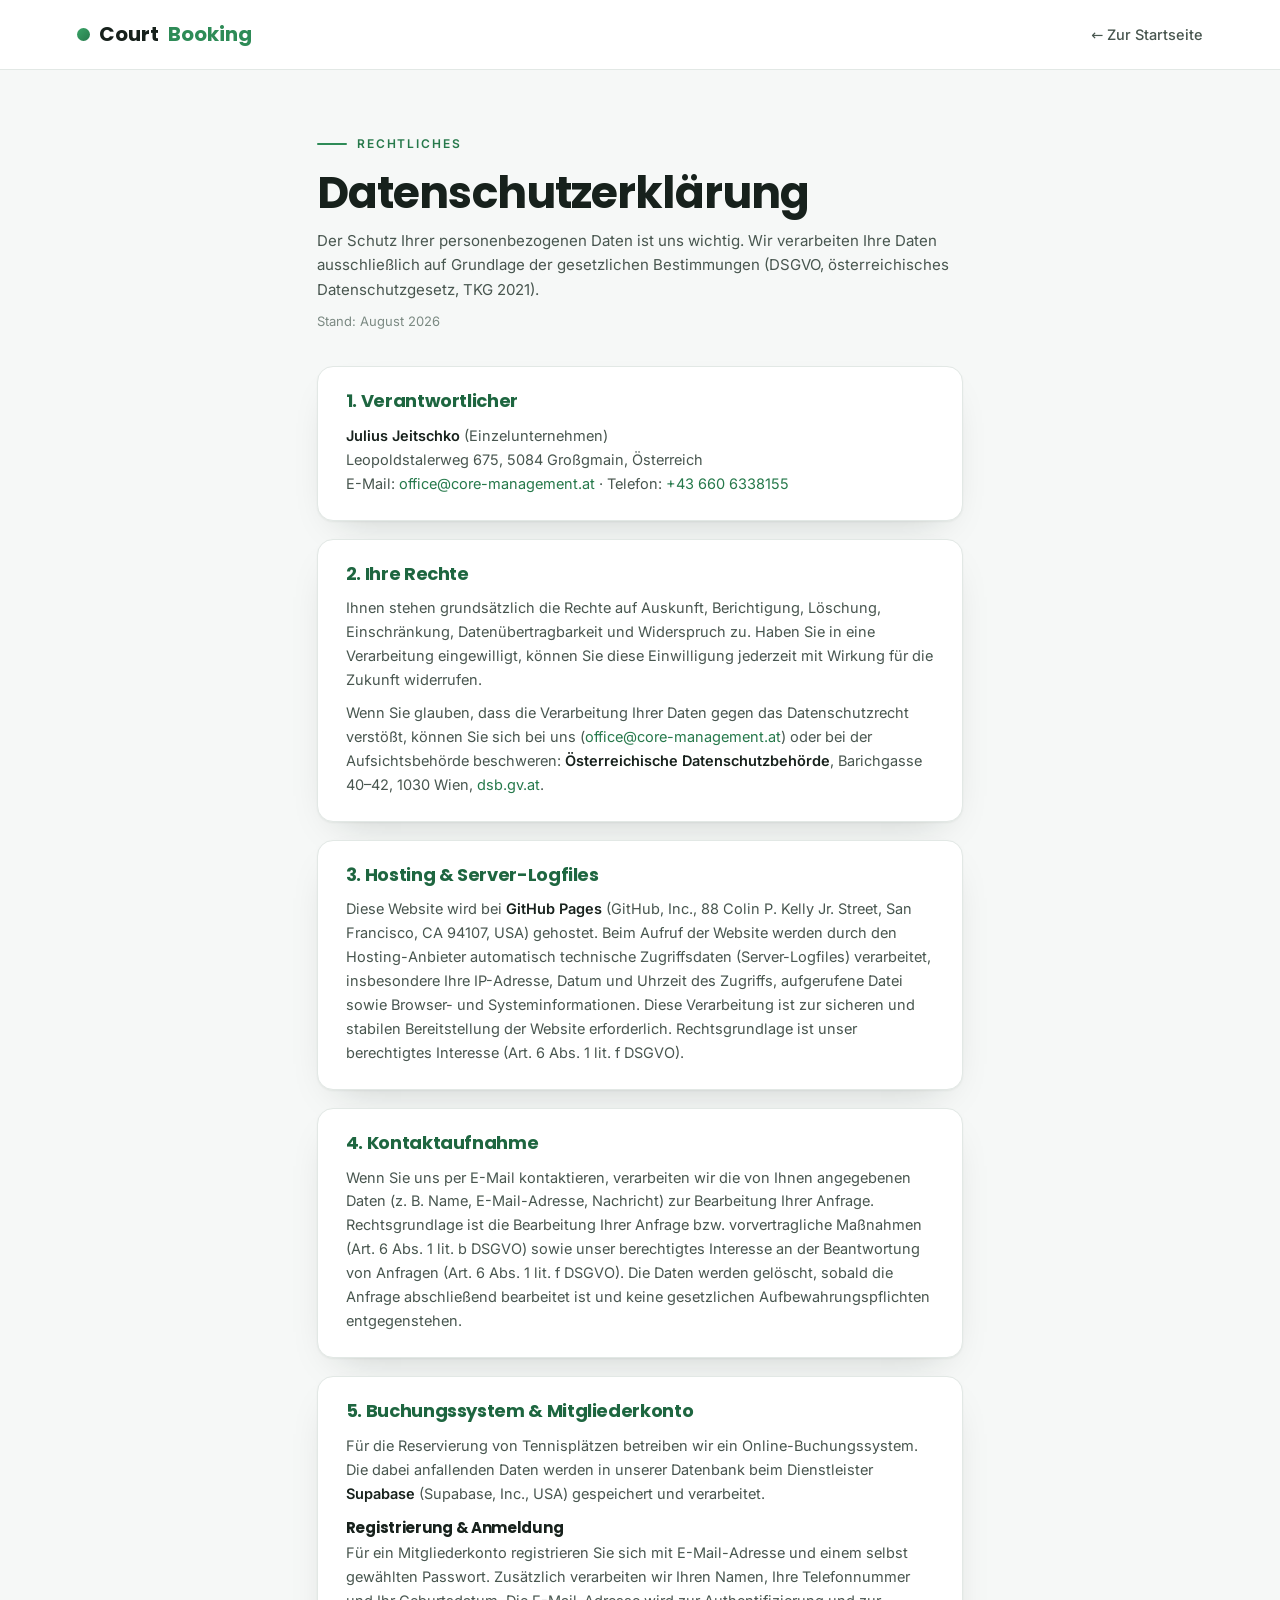
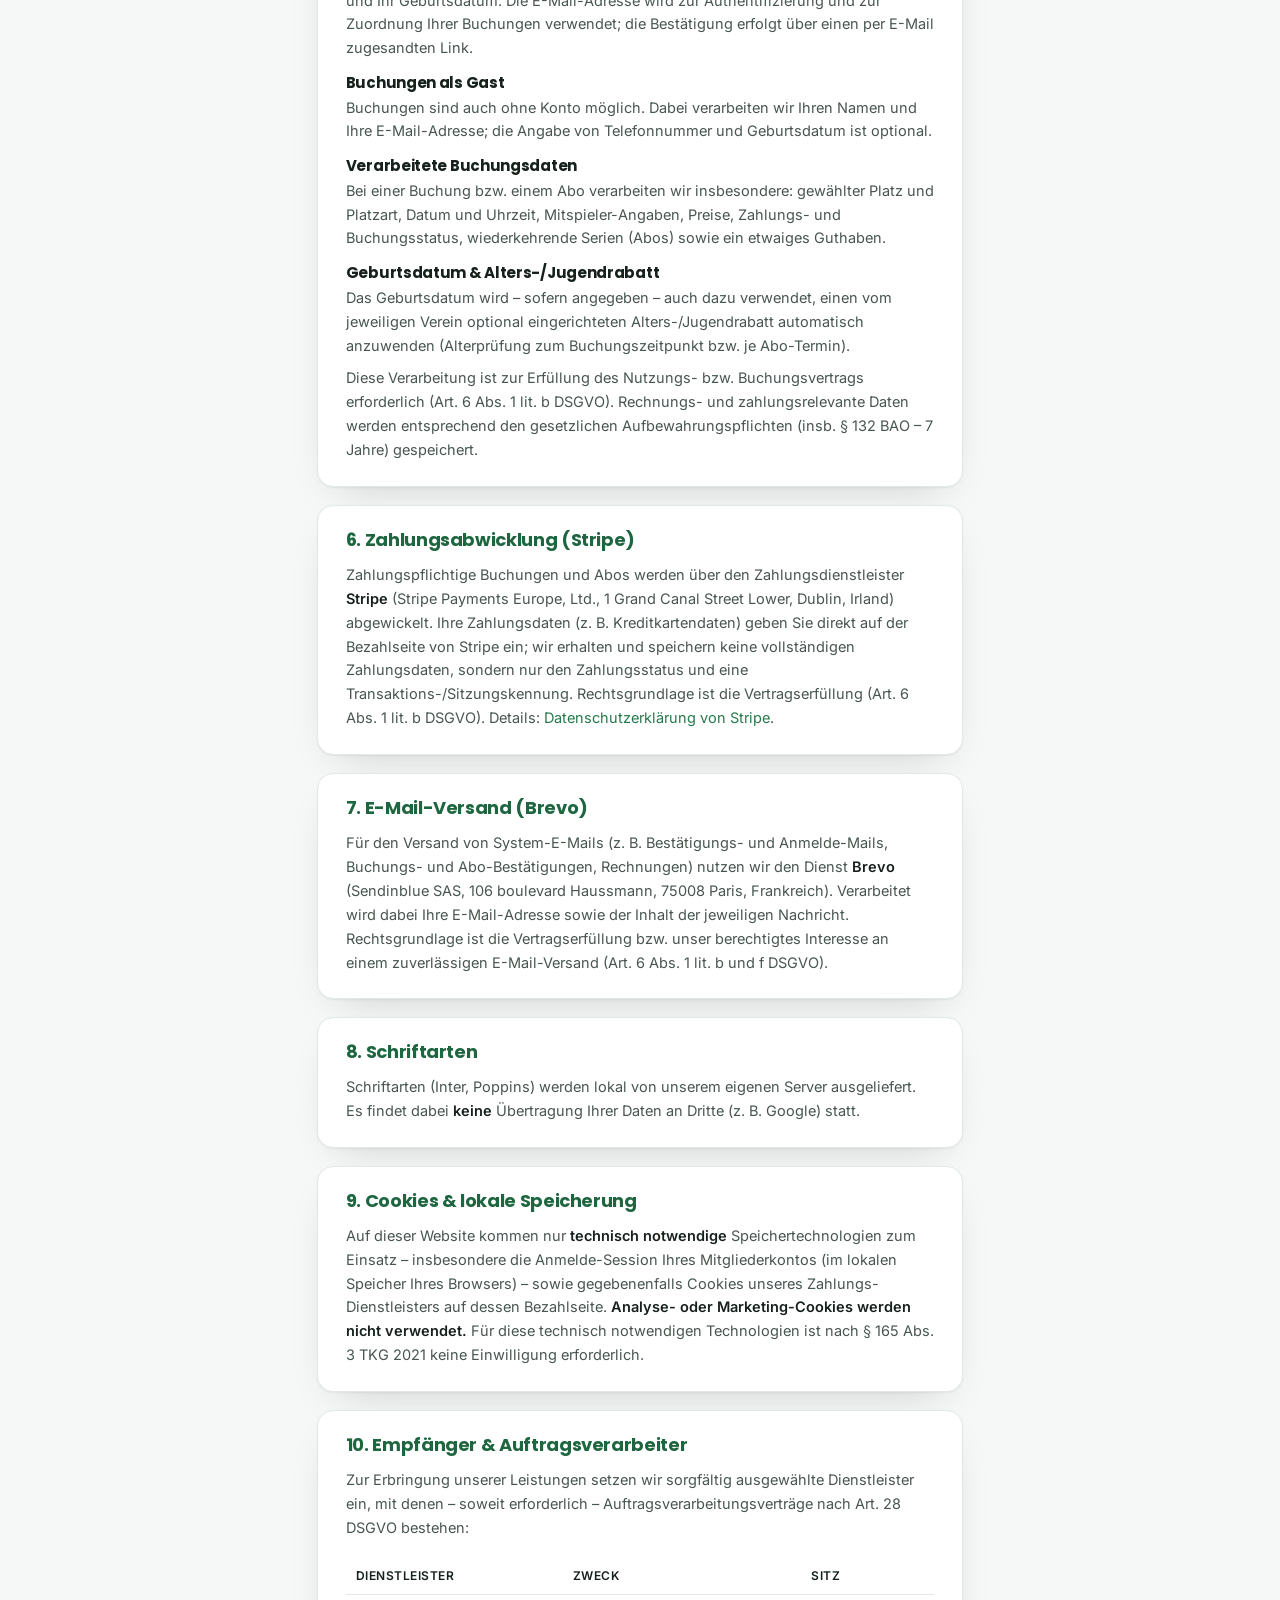
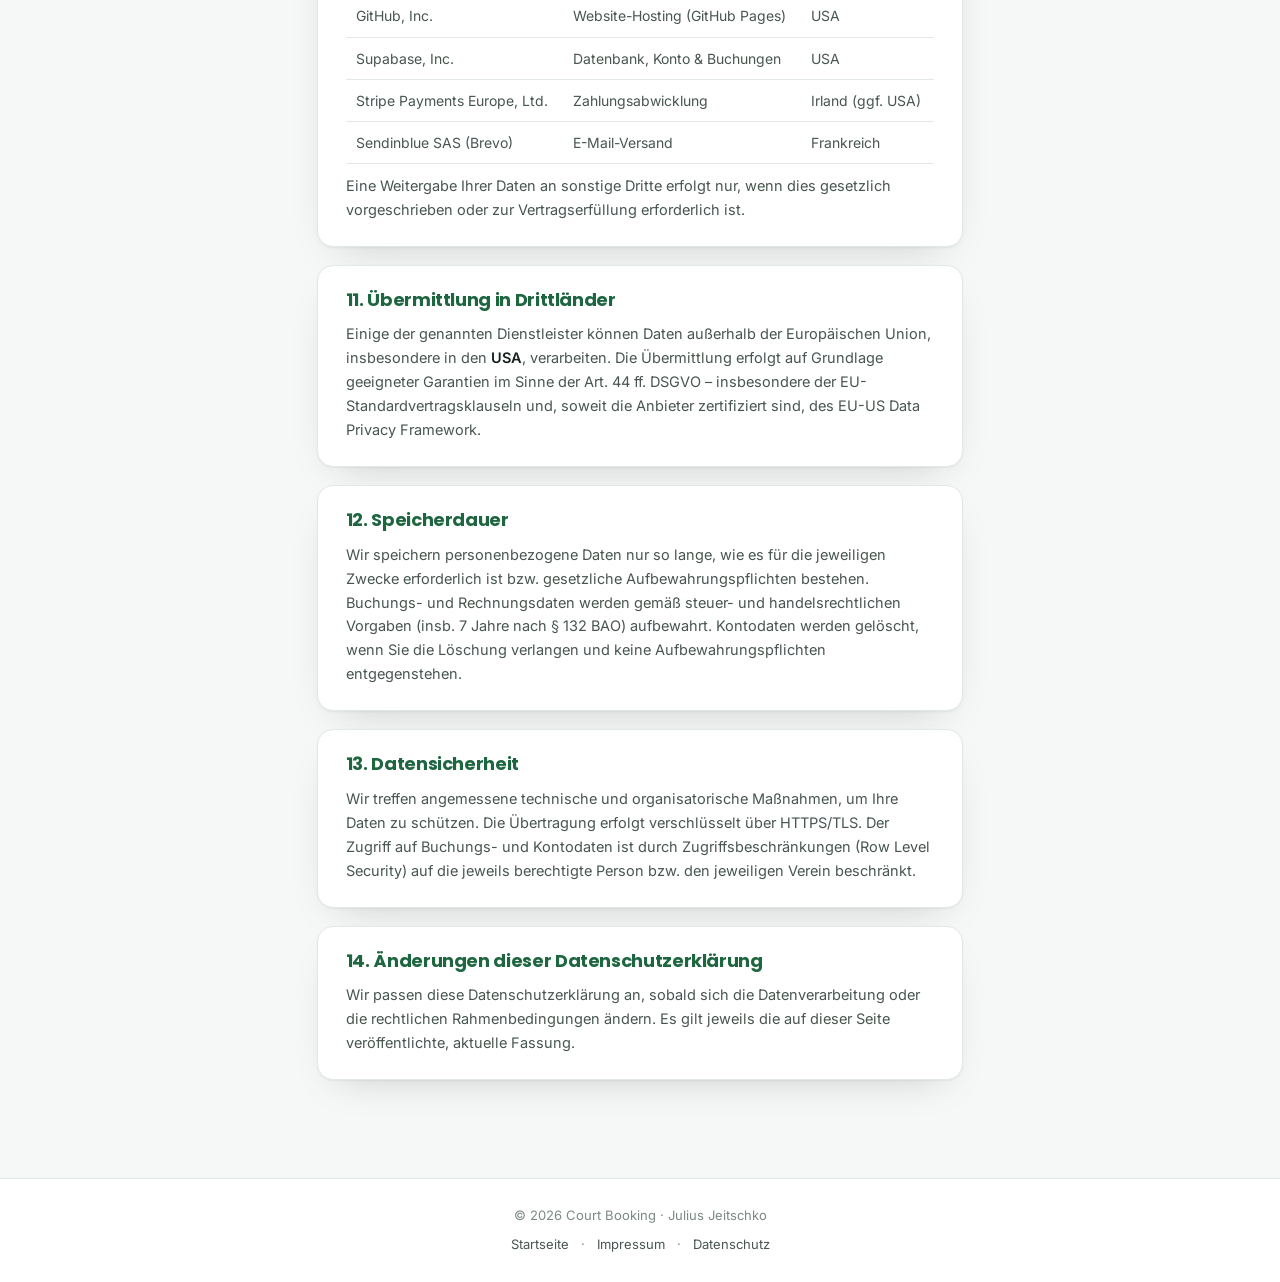
<file: datenschutz.html>
<!doctype html>
<html lang="de">
<head>
<meta charset="utf-8">
<meta name="viewport" content="width=device-width, initial-scale=1">
<title>Datenschutzerklärung – Court Booking</title>
<meta name="description" content="Datenschutzerklärung für das Tennisplatz-Buchungssystem Court Booking.">
<meta name="robots" content="index,follow">
<link rel="stylesheet" href="assets/fonts.css">
<style>
:root{
  --brand:#2E8B57; --brand-600:#26794b; --brand-700:#1e6640; --brand-50:#eaf6ef;
  --bg:#f6f8f7; --surface:#ffffff; --line:#e2e8e5; --line-strong:#cdd6d1;
  --ink:#17211c; --ink-soft:#48564f; --muted:#7c8a83;
  --radius:16px; --shadow:0 1px 2px rgba(16,32,24,.05),0 16px 40px -22px rgba(16,32,24,.25);
  --font:'Inter',system-ui,-apple-system,Segoe UI,Roboto,sans-serif;
  --display:'Poppins','Inter',sans-serif;
}
*{margin:0;padding:0;box-sizing:border-box}
body{background:var(--bg);color:var(--ink);font-family:var(--font);line-height:1.65;-webkit-font-smoothing:antialiased}
a{color:var(--brand-600);text-decoration:none}
a:hover{text-decoration:underline}
h1,h2,h3{font-family:var(--display);font-weight:700;line-height:1.15;letter-spacing:-.02em}
.nav{display:flex;align-items:center;gap:20px;padding:18px 6vw;border-bottom:1px solid var(--line);background:var(--surface)}
.nav .logo{font-family:var(--display);font-weight:700;font-size:20px;display:flex;align-items:center;gap:9px;color:var(--ink)}
.nav .logo .mark{width:13px;height:13px;border-radius:50%;background:linear-gradient(135deg,#3aa568,#26794b)}
.nav .back{margin-left:auto;font-size:14.5px;font-weight:500;color:var(--ink-soft)}
.wrap{max-width:800px;margin:0 auto;padding:56px 6vw 80px}
.eyebrow{display:inline-flex;align-items:center;gap:10px;color:var(--brand-600);font-size:12px;font-weight:600;letter-spacing:.16em;text-transform:uppercase;margin-bottom:14px}
.eyebrow::before{content:"";width:30px;height:2px;border-radius:2px;background:var(--brand)}
h1{font-size:clamp(30px,5vw,44px);margin-bottom:10px}
.lead{color:var(--ink-soft);font-size:15px;margin-bottom:8px}
.stand{color:var(--muted);font-size:13px;margin-bottom:34px}
.card{background:var(--surface);border:1px solid var(--line);border-radius:var(--radius);padding:24px 28px;box-shadow:var(--shadow);margin-bottom:18px}
h2{font-size:18px;color:var(--brand-700);margin-bottom:12px}
h3{font-size:15px;color:var(--ink);margin:14px 0 4px}
.card p{color:var(--ink-soft);font-size:14.5px;margin-bottom:9px}
.card p:last-child{margin-bottom:0}
.card strong{color:var(--ink)}
ul{margin:6px 0 10px 20px;color:var(--ink-soft);font-size:14.5px}
li{margin-bottom:5px}
table{width:100%;border-collapse:collapse;margin-top:8px;font-size:14px}
th,td{text-align:left;padding:9px 10px;border-bottom:1px solid var(--line);color:var(--ink-soft)}
th{color:var(--ink);font-weight:600;font-size:12px;letter-spacing:.04em;text-transform:uppercase}
.tbl-wrap{overflow-x:auto}
footer{border-top:1px solid var(--line);background:var(--surface);padding:26px 6vw;color:var(--muted);font-size:13px;text-align:center}
footer a{color:var(--ink-soft);margin:0 8px}
</style>
</head>
<body>
<nav class="nav">
  <a class="logo" href="home.html"><span class="mark"></span> Court<span style="color:var(--brand)">Booking</span></a>
  <a class="back" href="home.html">← Zur Startseite</a>
</nav>

<div class="wrap">
  <span class="eyebrow">Rechtliches</span>
  <h1>Datenschutzerklärung</h1>
  <p class="lead">Der Schutz Ihrer personenbezogenen Daten ist uns wichtig. Wir verarbeiten Ihre Daten ausschließlich auf Grundlage der gesetzlichen Bestimmungen (DSGVO, österreichisches Datenschutzgesetz, TKG 2021).</p>
  <p class="stand">Stand: August 2026</p>

  <div class="card">
    <h2>1. Verantwortlicher</h2>
    <p><strong>Julius Jeitschko</strong> (Einzelunternehmen)<br>
      Leopoldstalerweg 675, 5084 Großgmain, Österreich<br>
      E-Mail: <a href="mailto:office@core-management.at">office@core-management.at</a> · Telefon: <a href="tel:+436606338155">+43 660 6338155</a></p>
  </div>

  <div class="card">
    <h2>2. Ihre Rechte</h2>
    <p>Ihnen stehen grundsätzlich die Rechte auf Auskunft, Berichtigung, Löschung, Einschränkung, Datenübertragbarkeit und Widerspruch zu. Haben Sie in eine Verarbeitung eingewilligt, können Sie diese Einwilligung jederzeit mit Wirkung für die Zukunft widerrufen.</p>
    <p>Wenn Sie glauben, dass die Verarbeitung Ihrer Daten gegen das Datenschutzrecht verstößt, können Sie sich bei uns (<a href="mailto:office@core-management.at">office@core-management.at</a>) oder bei der Aufsichtsbehörde beschweren: <strong>Österreichische Datenschutzbehörde</strong>, Barichgasse 40–42, 1030 Wien, <a href="https://www.dsb.gv.at" target="_blank" rel="noopener">dsb.gv.at</a>.</p>
  </div>

  <div class="card">
    <h2>3. Hosting &amp; Server-Logfiles</h2>
    <p>Diese Website wird bei <strong>GitHub Pages</strong> (GitHub, Inc., 88 Colin P. Kelly Jr. Street, San Francisco, CA 94107, USA) gehostet. Beim Aufruf der Website werden durch den Hosting-Anbieter automatisch technische Zugriffsdaten (Server-Logfiles) verarbeitet, insbesondere Ihre IP-Adresse, Datum und Uhrzeit des Zugriffs, aufgerufene Datei sowie Browser- und Systeminformationen. Diese Verarbeitung ist zur sicheren und stabilen Bereitstellung der Website erforderlich. Rechtsgrundlage ist unser berechtigtes Interesse (Art. 6 Abs. 1 lit. f DSGVO).</p>
  </div>

  <div class="card">
    <h2>4. Kontaktaufnahme</h2>
    <p>Wenn Sie uns per E-Mail kontaktieren, verarbeiten wir die von Ihnen angegebenen Daten (z. B. Name, E-Mail-Adresse, Nachricht) zur Bearbeitung Ihrer Anfrage. Rechtsgrundlage ist die Bearbeitung Ihrer Anfrage bzw. vorvertragliche Maßnahmen (Art. 6 Abs. 1 lit. b DSGVO) sowie unser berechtigtes Interesse an der Beantwortung von Anfragen (Art. 6 Abs. 1 lit. f DSGVO). Die Daten werden gelöscht, sobald die Anfrage abschließend bearbeitet ist und keine gesetzlichen Aufbewahrungspflichten entgegenstehen.</p>
  </div>

  <div class="card">
    <h2>5. Buchungssystem &amp; Mitgliederkonto</h2>
    <p>Für die Reservierung von Tennisplätzen betreiben wir ein Online-Buchungssystem. Die dabei anfallenden Daten werden in unserer Datenbank beim Dienstleister <strong>Supabase</strong> (Supabase, Inc., USA) gespeichert und verarbeitet.</p>

    <h3>Registrierung &amp; Anmeldung</h3>
    <p>Für ein Mitgliederkonto registrieren Sie sich mit E-Mail-Adresse und einem selbst gewählten Passwort. Zusätzlich verarbeiten wir Ihren Namen, Ihre Telefonnummer und Ihr Geburtsdatum. Die E-Mail-Adresse wird zur Authentifizierung und zur Zuordnung Ihrer Buchungen verwendet; die Bestätigung erfolgt über einen per E-Mail zugesandten Link.</p>

    <h3>Buchungen als Gast</h3>
    <p>Buchungen sind auch ohne Konto möglich. Dabei verarbeiten wir Ihren Namen und Ihre E-Mail-Adresse; die Angabe von Telefonnummer und Geburtsdatum ist optional.</p>

    <h3>Verarbeitete Buchungsdaten</h3>
    <p>Bei einer Buchung bzw. einem Abo verarbeiten wir insbesondere: gewählter Platz und Platzart, Datum und Uhrzeit, Mitspieler-Angaben, Preise, Zahlungs- und Buchungsstatus, wiederkehrende Serien (Abos) sowie ein etwaiges Guthaben.</p>

    <h3>Geburtsdatum &amp; Alters-/Jugendrabatt</h3>
    <p>Das Geburtsdatum wird – sofern angegeben – auch dazu verwendet, einen vom jeweiligen Verein optional eingerichteten Alters-/Jugendrabatt automatisch anzuwenden (Alterprüfung zum Buchungszeitpunkt bzw. je Abo-Termin).</p>

    <p>Diese Verarbeitung ist zur Erfüllung des Nutzungs- bzw. Buchungsvertrags erforderlich (Art. 6 Abs. 1 lit. b DSGVO). Rechnungs- und zahlungsrelevante Daten werden entsprechend den gesetzlichen Aufbewahrungspflichten (insb. § 132 BAO – 7 Jahre) gespeichert.</p>
  </div>

  <div class="card">
    <h2>6. Zahlungsabwicklung (Stripe)</h2>
    <p>Zahlungspflichtige Buchungen und Abos werden über den Zahlungsdienstleister <strong>Stripe</strong> (Stripe Payments Europe, Ltd., 1 Grand Canal Street Lower, Dublin, Irland) abgewickelt. Ihre Zahlungsdaten (z. B. Kreditkartendaten) geben Sie direkt auf der Bezahlseite von Stripe ein; wir erhalten und speichern keine vollständigen Zahlungsdaten, sondern nur den Zahlungsstatus und eine Transaktions-/Sitzungskennung. Rechtsgrundlage ist die Vertragserfüllung (Art. 6 Abs. 1 lit. b DSGVO). Details: <a href="https://stripe.com/at/privacy" target="_blank" rel="noopener">Datenschutzerklärung von Stripe</a>.</p>
  </div>

  <div class="card">
    <h2>7. E-Mail-Versand (Brevo)</h2>
    <p>Für den Versand von System-E-Mails (z. B. Bestätigungs- und Anmelde-Mails, Buchungs- und Abo-Bestätigungen, Rechnungen) nutzen wir den Dienst <strong>Brevo</strong> (Sendinblue SAS, 106 boulevard Haussmann, 75008 Paris, Frankreich). Verarbeitet wird dabei Ihre E-Mail-Adresse sowie der Inhalt der jeweiligen Nachricht. Rechtsgrundlage ist die Vertragserfüllung bzw. unser berechtigtes Interesse an einem zuverlässigen E-Mail-Versand (Art. 6 Abs. 1 lit. b und f DSGVO).</p>
  </div>

  <div class="card">
    <h2>8. Schriftarten</h2>
    <p>Schriftarten (Inter, Poppins) werden lokal von unserem eigenen Server ausgeliefert. Es findet dabei <strong>keine</strong> Übertragung Ihrer Daten an Dritte (z. B. Google) statt.</p>
  </div>

  <div class="card">
    <h2>9. Cookies &amp; lokale Speicherung</h2>
    <p>Auf dieser Website kommen nur <strong>technisch notwendige</strong> Speichertechnologien zum Einsatz – insbesondere die Anmelde-Session Ihres Mitgliederkontos (im lokalen Speicher Ihres Browsers) – sowie gegebenenfalls Cookies unseres Zahlungs-Dienstleisters auf dessen Bezahlseite. <strong>Analyse- oder Marketing-Cookies werden nicht verwendet.</strong> Für diese technisch notwendigen Technologien ist nach § 165 Abs. 3 TKG 2021 keine Einwilligung erforderlich.</p>
  </div>

  <div class="card">
    <h2>10. Empfänger &amp; Auftragsverarbeiter</h2>
    <p>Zur Erbringung unserer Leistungen setzen wir sorgfältig ausgewählte Dienstleister ein, mit denen – soweit erforderlich – Auftragsverarbeitungsverträge nach Art. 28 DSGVO bestehen:</p>
    <div class="tbl-wrap">
      <table>
        <thead><tr><th>Dienstleister</th><th>Zweck</th><th>Sitz</th></tr></thead>
        <tbody>
          <tr><td>GitHub, Inc.</td><td>Website-Hosting (GitHub Pages)</td><td>USA</td></tr>
          <tr><td>Supabase, Inc.</td><td>Datenbank, Konto &amp; Buchungen</td><td>USA</td></tr>
          <tr><td>Stripe Payments Europe, Ltd.</td><td>Zahlungsabwicklung</td><td>Irland (ggf. USA)</td></tr>
          <tr><td>Sendinblue SAS (Brevo)</td><td>E-Mail-Versand</td><td>Frankreich</td></tr>
        </tbody>
      </table>
    </div>
    <p style="margin-top:10px">Eine Weitergabe Ihrer Daten an sonstige Dritte erfolgt nur, wenn dies gesetzlich vorgeschrieben oder zur Vertragserfüllung erforderlich ist.</p>
  </div>

  <div class="card">
    <h2>11. Übermittlung in Drittländer</h2>
    <p>Einige der genannten Dienstleister können Daten außerhalb der Europäischen Union, insbesondere in den <strong>USA</strong>, verarbeiten. Die Übermittlung erfolgt auf Grundlage geeigneter Garantien im Sinne der Art. 44 ff. DSGVO – insbesondere der EU-Standardvertragsklauseln und, soweit die Anbieter zertifiziert sind, des EU-US Data Privacy Framework.</p>
  </div>

  <div class="card">
    <h2>12. Speicherdauer</h2>
    <p>Wir speichern personenbezogene Daten nur so lange, wie es für die jeweiligen Zwecke erforderlich ist bzw. gesetzliche Aufbewahrungspflichten bestehen. Buchungs- und Rechnungsdaten werden gemäß steuer- und handelsrechtlichen Vorgaben (insb. 7 Jahre nach § 132 BAO) aufbewahrt. Kontodaten werden gelöscht, wenn Sie die Löschung verlangen und keine Aufbewahrungspflichten entgegenstehen.</p>
  </div>

  <div class="card">
    <h2>13. Datensicherheit</h2>
    <p>Wir treffen angemessene technische und organisatorische Maßnahmen, um Ihre Daten zu schützen. Die Übertragung erfolgt verschlüsselt über HTTPS/TLS. Der Zugriff auf Buchungs- und Kontodaten ist durch Zugriffsbeschränkungen (Row Level Security) auf die jeweils berechtigte Person bzw. den jeweiligen Verein beschränkt.</p>
  </div>

  <div class="card">
    <h2>14. Änderungen dieser Datenschutzerklärung</h2>
    <p>Wir passen diese Datenschutzerklärung an, sobald sich die Datenverarbeitung oder die rechtlichen Rahmenbedingungen ändern. Es gilt jeweils die auf dieser Seite veröffentlichte, aktuelle Fassung.</p>
  </div>
</div>

<footer>
  © <span id="yr"></span> Court Booking · Julius Jeitschko
  <div style="margin-top:8px">
    <a href="home.html">Startseite</a> · <a href="impressum.html">Impressum</a> · <a href="datenschutz.html">Datenschutz</a>
  </div>
</footer>
<script>document.getElementById('yr').textContent=new Date().getFullYear();</script>
</body>
</html>
</file>
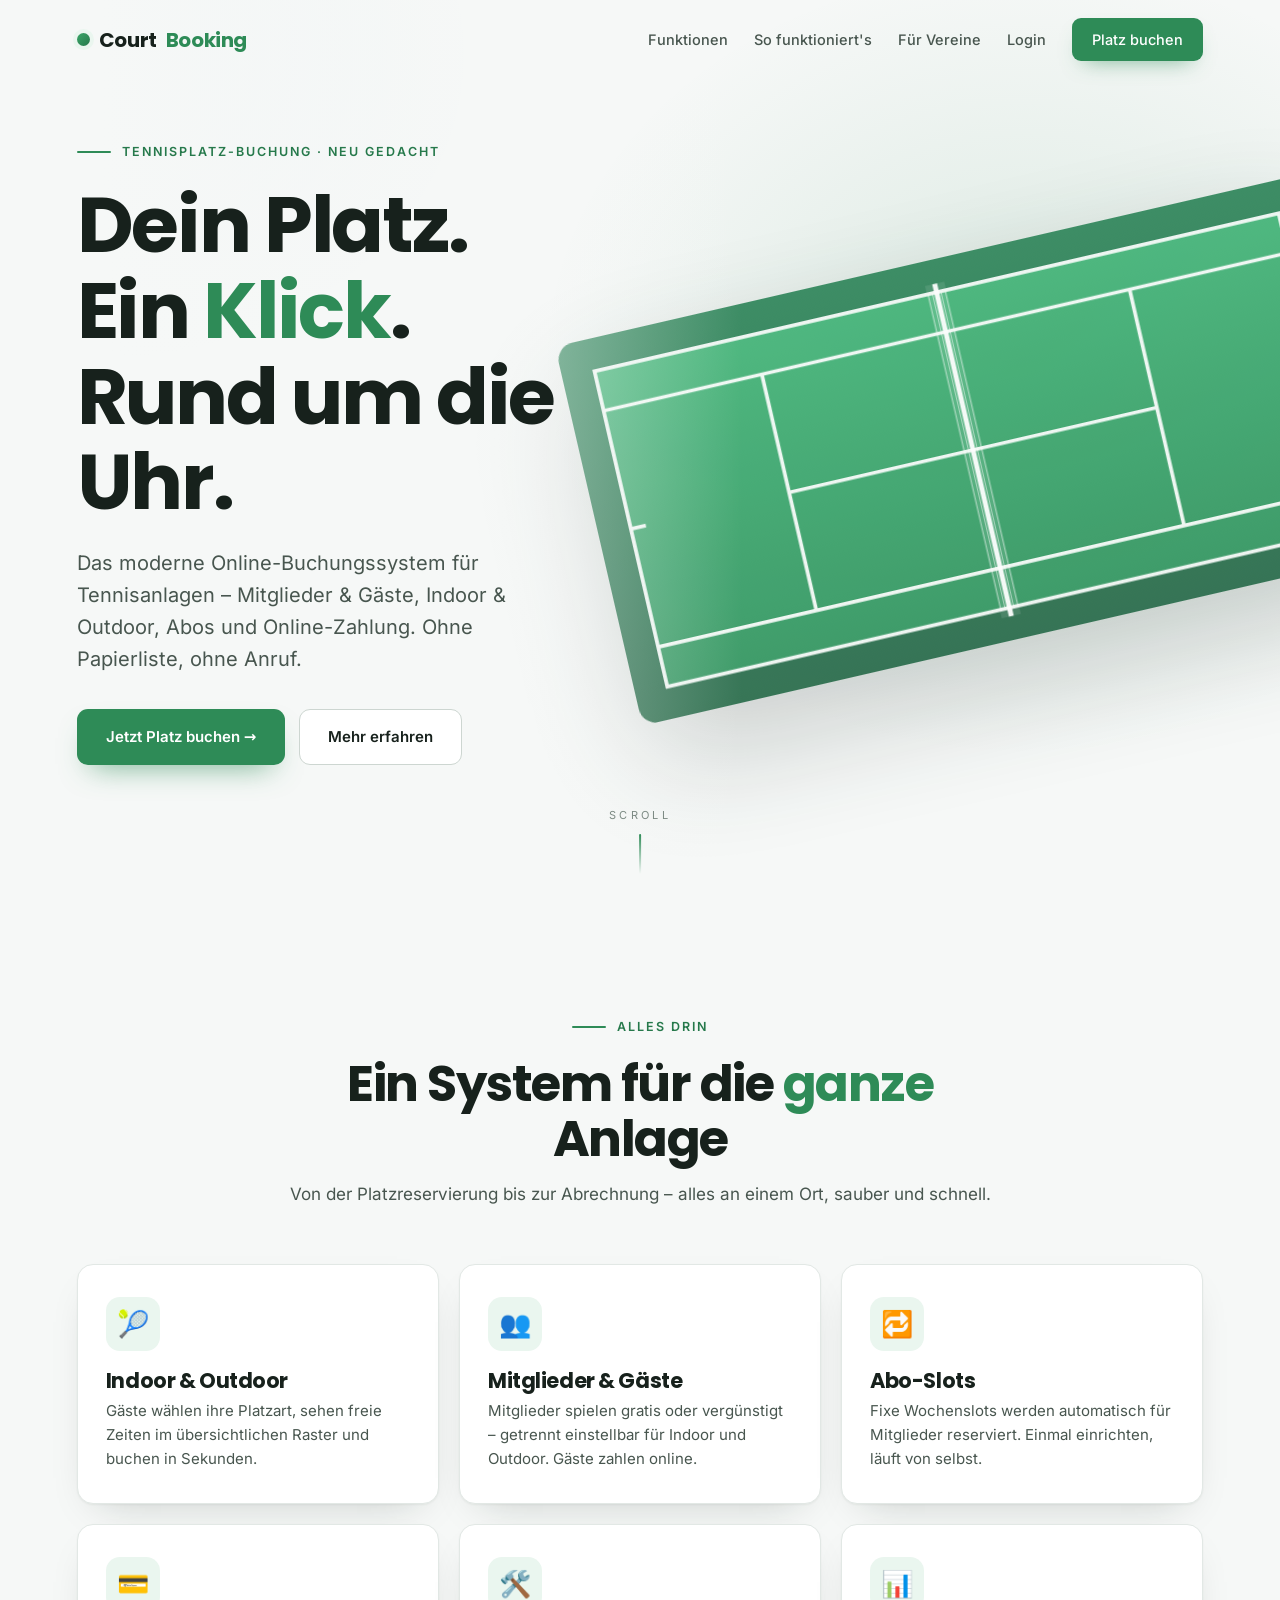
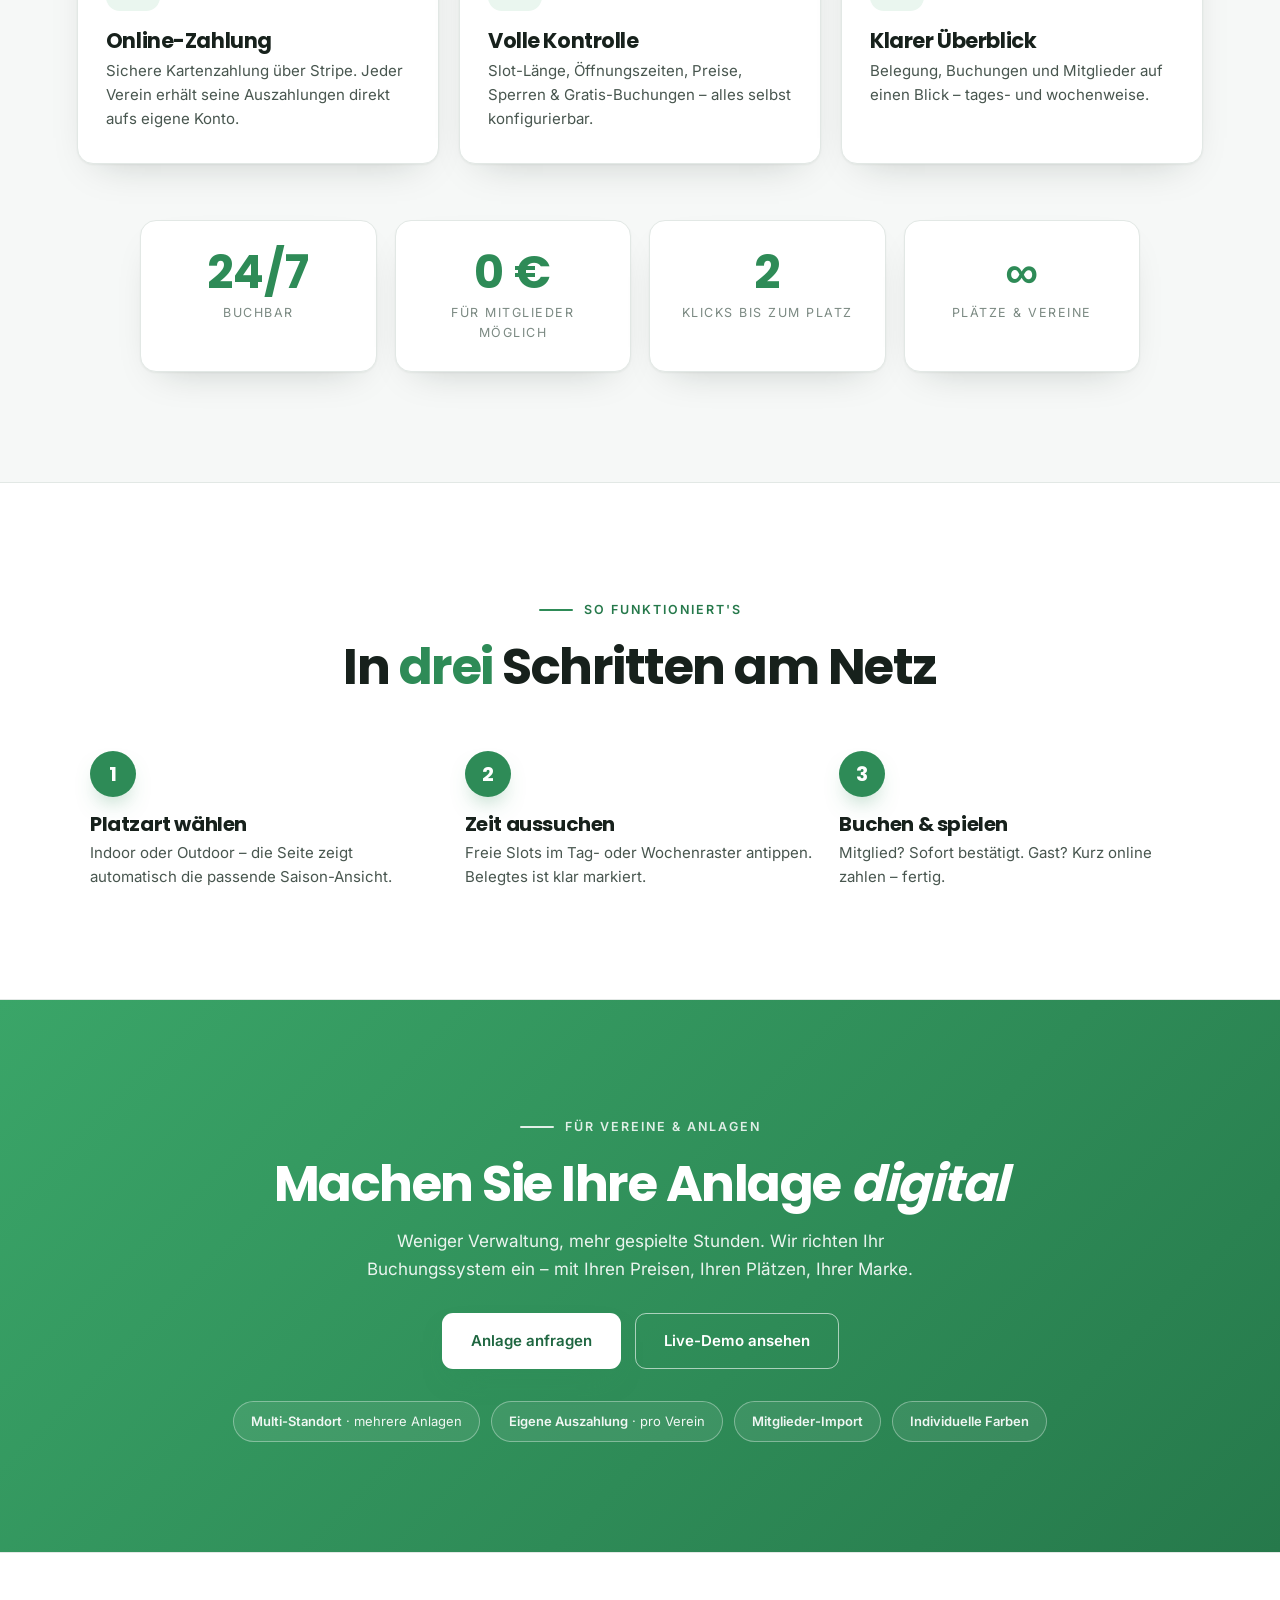
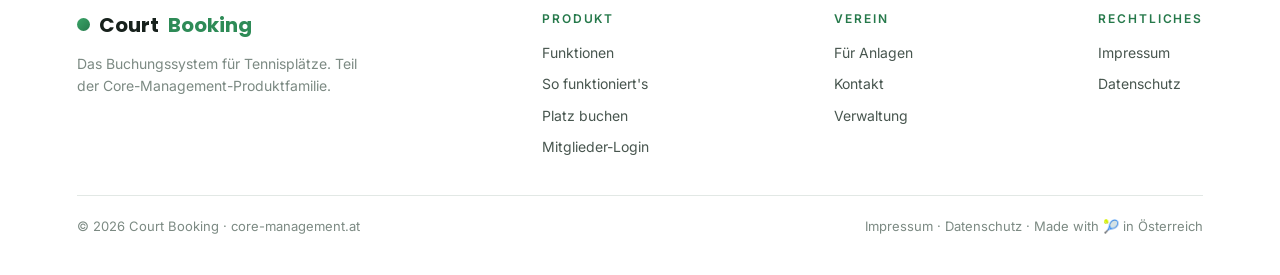
<file: home.html>
<!doctype html>
<html lang="de">
<head>
<meta charset="utf-8">
<meta name="viewport" content="width=device-width, initial-scale=1">
<title>Court Booking – Das Buchungssystem für deinen Tennisplatz</title>
<meta name="description" content="Modernes Online-Buchungssystem für Tennisplätze: Mitglieder & Gäste, Indoor/Outdoor, Abos, Online-Zahlung. Für Vereine und Anlagen.">
<link rel="stylesheet" href="assets/fonts.css">
<style>
:root{
  --brand:#2E8B57; --brand-600:#26794b; --brand-700:#1e6640; --brand-50:#eaf6ef;
  --bg:#f6f8f7; --surface:#ffffff; --surface-2:#eef2f0; --line:#e2e8e5; --line-strong:#cdd6d1;
  --ink:#17211c; --ink-soft:#48564f; --muted:#7c8a83;
  --indoor:#3b7dd8; --outdoor:#e08a2b;
  --radius:16px; --shadow:0 1px 2px rgba(16,32,24,.05),0 16px 40px -22px rgba(16,32,24,.25);
  --shadow-lg:0 30px 70px -30px rgba(16,32,24,.4);
  --grad:linear-gradient(135deg,#3aa568 0%,#2E8B57 60%,#26794b 100%);
  --font:'Inter',system-ui,-apple-system,Segoe UI,Roboto,sans-serif;
  --display:'Poppins','Inter',sans-serif;
}
*{margin:0;padding:0;box-sizing:border-box}
html{scroll-behavior:smooth}
body{background:var(--bg);color:var(--ink);font-family:var(--font);font-weight:400;line-height:1.6;overflow-x:hidden;-webkit-font-smoothing:antialiased}
a{color:inherit;text-decoration:none}
h1,h2,h3{font-family:var(--display);font-weight:700;line-height:1.1;letter-spacing:-.02em}
::selection{background:var(--brand-50);color:var(--brand-700)}
img,svg{max-width:100%}

.nav{position:fixed;inset:0 0 auto 0;z-index:50;display:flex;align-items:center;gap:26px;padding:18px 6vw;transition:.3s}
.nav.scrolled{background:rgba(246,248,247,.82);backdrop-filter:blur(14px) saturate(1.1);border-bottom:1px solid var(--line);padding:12px 6vw}
.nav .logo{font-family:var(--display);font-weight:700;font-size:20px;letter-spacing:-.02em;display:flex;align-items:center;gap:9px}
.nav .logo .mark{width:13px;height:13px;border-radius:50%;background:var(--grad);box-shadow:0 0 0 4px var(--brand-50)}
.nav .links{display:flex;gap:26px;margin-left:auto;align-items:center;font-size:14.5px}
.nav .links a{color:var(--ink-soft);transition:color .2s;font-weight:500}
.nav .links a:hover{color:var(--brand-600)}
.nav .links a.cta{color:#fff;background:var(--brand);padding:10px 20px;border-radius:9px;box-shadow:0 10px 22px -12px rgba(46,139,87,.7);transition:transform .2s,box-shadow .2s,background .2s}
.nav .links a.cta:hover{transform:translateY(-2px);background:var(--brand-600);box-shadow:0 16px 28px -12px rgba(46,139,87,.8)}
.nav .burger{display:none;margin-left:auto;background:var(--surface);border:1px solid var(--line-strong);color:var(--brand-600);padding:8px 13px;border-radius:9px;cursor:pointer;font-size:18px}

/* HERO */
.hero{position:relative;min-height:100vh;display:flex;align-items:center;padding:0 6vw;overflow:hidden}
.hero::before{content:"";position:absolute;z-index:0;inset:0;
  background:radial-gradient(780px 640px at 80% 40%,rgba(46,139,87,.13),transparent 62%),
             radial-gradient(620px 520px at 8% 6%,rgba(59,125,216,.07),transparent 60%),var(--bg)}
/* flacher Tennisplatz als Hintergrund-Illustration */
.hero-art{position:absolute;z-index:1;right:-6vw;top:50%;width:min(60vw,780px);pointer-events:none;
  transform:translateY(-50%) rotate(-13deg);transform-origin:center;
  filter:drop-shadow(0 44px 60px rgba(16,32,24,.20));opacity:.92;animation:floaty 10s ease-in-out infinite}
.hero-art svg{width:100%;height:auto;display:block;border-radius:14px}
@keyframes floaty{0%,100%{transform:translateY(-50%) rotate(-13deg)}50%{transform:translateY(-53.5%) rotate(-13deg)}}
/* Textseite sauber halten */
.hero::after{content:"";position:absolute;z-index:2;inset:0;pointer-events:none;
  background:linear-gradient(90deg,var(--bg) 8%,rgba(246,248,247,.6) 34%,transparent 58%)}
.hero-inner{position:relative;z-index:3;max-width:640px}
.eyebrow{display:inline-flex;align-items:center;gap:11px;color:var(--brand-600);font-size:12.5px;font-weight:600;letter-spacing:.16em;text-transform:uppercase;margin-bottom:20px}
.eyebrow::before{content:"";width:34px;height:2px;border-radius:2px;background:var(--brand)}
.hero h1{font-size:clamp(40px,6.2vw,78px);letter-spacing:-.03em}
.hero h1 em{font-style:normal;color:var(--brand)}
.hero p.lead{color:var(--ink-soft);font-size:clamp(16px,1.7vw,20px);margin:22px 0 34px;max-width:500px}
.btn-row{display:flex;gap:14px;flex-wrap:wrap;align-items:center}
.btn{display:inline-flex;align-items:center;gap:9px;font-size:15px;font-weight:600;padding:15px 28px;border-radius:11px;cursor:pointer;transition:transform .2s,box-shadow .25s,background .25s,border-color .2s;border:1px solid transparent}
.btn-primary{background:var(--brand);color:#fff;box-shadow:0 14px 30px -14px rgba(46,139,87,.7)}
.btn-primary:hover{transform:translateY(-3px);background:var(--brand-600);box-shadow:0 22px 40px -14px rgba(46,139,87,.8)}
.btn-ghost{background:var(--surface);border-color:var(--line-strong);color:var(--ink)}
.btn-ghost:hover{border-color:var(--brand);color:var(--brand-600);transform:translateY(-3px)}
.scroll-cue{position:absolute;bottom:26px;left:50%;transform:translateX(-50%);z-index:3;color:var(--muted);font-size:11px;letter-spacing:.3em;text-transform:uppercase;display:flex;flex-direction:column;align-items:center;gap:9px}
.scroll-cue .line{width:2px;height:40px;border-radius:2px;background:linear-gradient(var(--brand),transparent);animation:cue 2s ease-in-out infinite}
@keyframes cue{0%,100%{opacity:.3;transform:scaleY(.6)}50%{opacity:1;transform:scaleY(1)}}

section{position:relative;padding:110px 6vw}
.sec-head{text-align:center;max-width:720px;margin:0 auto 56px}
.sec-head .eyebrow{justify-content:center}
.sec-head h2{font-size:clamp(30px,4.2vw,50px);letter-spacing:-.03em}
.sec-head h2 em{font-style:normal;color:var(--brand)}
.sec-head p{color:var(--ink-soft);margin-top:14px;font-size:17px}
.reveal{opacity:0;transform:translateY(24px);transition:opacity .7s ease,transform .7s ease}
.reveal.in{opacity:1;transform:none}

.grid{display:grid;grid-template-columns:repeat(auto-fit,minmax(280px,1fr));gap:20px;max-width:1140px;margin:0 auto}
.card{position:relative;background:var(--surface);border:1px solid var(--line);border-radius:var(--radius);padding:32px 28px;box-shadow:var(--shadow);transition:transform .35s,border-color .35s,box-shadow .35s}
.card:hover{transform:translateY(-6px);border-color:var(--brand);box-shadow:var(--shadow-lg)}
.card .ico{width:54px;height:54px;border-radius:14px;display:flex;align-items:center;justify-content:center;font-size:26px;margin-bottom:18px;background:var(--brand-50)}
.card h3{font-size:21px;margin-bottom:7px}
.card p{color:var(--ink-soft);font-size:15px}

.stats{display:flex;gap:18px;flex-wrap:wrap;justify-content:center;max-width:1000px;margin:56px auto 0}
.stat{flex:1 1 180px;text-align:center;background:var(--surface);border:1px solid var(--line);border-radius:var(--radius);padding:28px 20px;box-shadow:var(--shadow)}
.stat .n{font-family:var(--display);font-weight:700;font-size:46px;color:var(--brand);line-height:1}
.stat .l{color:var(--muted);font-size:12.5px;letter-spacing:.12em;text-transform:uppercase;margin-top:8px}

.steps{display:grid;grid-template-columns:repeat(auto-fit,minmax(230px,1fr));gap:24px;max-width:1100px;margin:0 auto}
.step .num{font-family:var(--display);font-weight:700;font-size:20px;width:46px;height:46px;border-radius:50%;display:flex;align-items:center;justify-content:center;background:var(--brand);color:#fff;margin-bottom:16px;box-shadow:0 12px 24px -12px rgba(46,139,87,.7)}
.step h3{font-size:20px;margin-bottom:6px}
.step p{color:var(--ink-soft);font-size:15px}

.band{background:var(--grad);color:#fff;text-align:center}
.band .eyebrow{color:rgba(255,255,255,.85)}
.band .eyebrow::before{background:rgba(255,255,255,.85)}
.band h2{font-size:clamp(30px,4.2vw,50px);max-width:760px;margin:0 auto 16px;letter-spacing:-.03em}
.band p{color:rgba(255,255,255,.9);max-width:560px;margin:0 auto 30px;font-size:17px}
.band .btn-primary{background:#fff;color:var(--brand-700)}
.band .btn-ghost{background:transparent;border-color:rgba(255,255,255,.6);color:#fff}
.band .btn-ghost:hover{border-color:#fff;color:#fff;background:rgba(255,255,255,.1)}
.pill-row{display:flex;gap:11px;flex-wrap:wrap;justify-content:center;margin-top:32px}
.pill{border:1px solid rgba(255,255,255,.35);border-radius:40px;padding:9px 17px;font-size:13px;color:rgba(255,255,255,.92);background:rgba(255,255,255,.08)}
.pill b{font-weight:600}

footer{padding:56px 6vw 38px;border-top:1px solid var(--line);background:var(--surface)}
.foot-grid{display:flex;flex-wrap:wrap;gap:30px;justify-content:space-between;max-width:1140px;margin:0 auto 28px}
.foot-brand .logo{font-family:var(--display);font-weight:700;font-size:20px;display:flex;align-items:center;gap:9px}
.foot-brand .logo .mark{width:13px;height:13px;border-radius:50%;background:var(--grad)}
.foot-brand p{color:var(--muted);font-size:14px;margin-top:12px;max-width:280px}
.foot-col h4{font-size:12px;letter-spacing:.16em;text-transform:uppercase;color:var(--brand-600);margin-bottom:14px}
.foot-col a{display:block;color:var(--ink-soft);font-size:14px;margin-bottom:9px;transition:color .2s}
.foot-col a:hover{color:var(--brand-600)}
.foot-bottom{max-width:1140px;margin:0 auto;border-top:1px solid var(--line);padding-top:20px;color:var(--muted);font-size:13px;display:flex;gap:14px;flex-wrap:wrap;justify-content:space-between}

.mobile{display:none;position:fixed;inset:0;z-index:49;background:rgba(246,248,247,.97);backdrop-filter:blur(8px);flex-direction:column;align-items:center;justify-content:center;gap:8px}
.mobile.open{display:flex}
.mobile a{font-family:var(--display);font-weight:600;font-size:22px;color:var(--ink);padding:12px}
.mobile a.cta{color:#fff;background:var(--brand);padding:12px 26px;border-radius:11px;margin-top:10px}
@media(max-width:860px){
  .nav .links{display:none}.nav .burger{display:block}
  section{padding:80px 7vw}
  .hero{align-items:center}
  .hero::after{background:linear-gradient(180deg,var(--bg) 20%,rgba(246,248,247,.55) 55%,transparent)}
  .hero-art{right:-30vw;width:150vw;opacity:.16;top:56%}
}
@media(prefers-reduced-motion:reduce){*{animation:none!important}.reveal{opacity:1;transform:none;transition:none}.hero-art{transform:translateY(-50%) rotate(-13deg)}}
</style>
</head>
<body>

<nav class="nav" id="nav">
  <a class="logo" href="home.html"><span class="mark"></span> Court<span style="color:var(--brand)">Booking</span></a>
  <div class="links">
    <a href="#features">Funktionen</a>
    <a href="#how">So funktioniert's</a>
    <a href="#clubs">Für Vereine</a>
    <a href="login.html">Login</a>
    <a class="cta" href="index.html">Platz buchen</a>
  </div>
  <button class="burger" id="burger" aria-label="Menü">☰</button>
</nav>
<div class="mobile" id="mobile">
  <a href="#features">Funktionen</a>
  <a href="#how">So funktioniert's</a>
  <a href="#clubs">Für Vereine</a>
  <a href="login.html">Login</a>
  <a class="cta" href="index.html">Platz buchen</a>
</div>

<header class="hero">
  <!-- Hintergrund: flacher Tennisplatz -->
  <div class="hero-art" aria-hidden="true">
    <svg viewBox="0 0 700 355" xmlns="http://www.w3.org/2000/svg">
      <defs>
        <linearGradient id="apron" x1="0" y1="0" x2="0" y2="1">
          <stop offset="0" stop-color="#2f855a"/><stop offset="1" stop-color="#276a49"/>
        </linearGradient>
        <linearGradient id="court" x1="0" y1="0" x2="0" y2="1">
          <stop offset="0" stop-color="#42b377"/><stop offset="1" stop-color="#31955f"/>
        </linearGradient>
      </defs>
      <rect x="0" y="0" width="700" height="355" rx="16" fill="url(#apron)"/>
      <rect x="30" y="30" width="640" height="295" fill="url(#court)"/>
      <g fill="none" stroke="#ffffff" stroke-width="3.4" opacity="0.92">
        <!-- Doppel-Außenlinien -->
        <rect x="30" y="30" width="640" height="295"/>
        <!-- Einzel-Seitenlinien -->
        <line x1="30" y1="67" x2="670" y2="67"/>
        <line x1="30" y1="288" x2="670" y2="288"/>
        <!-- Aufschlaglinien -->
        <line x1="178" y1="67" x2="178" y2="288"/>
        <line x1="522" y1="67" x2="522" y2="288"/>
        <!-- Mittel-Aufschlaglinie -->
        <line x1="178" y1="177.5" x2="522" y2="177.5"/>
        <!-- Mittelmarken -->
        <line x1="30" y1="177.5" x2="44" y2="177.5"/>
        <line x1="656" y1="177.5" x2="670" y2="177.5"/>
      </g>
      <!-- Netz -->
      <line x1="350" y1="22" x2="350" y2="333" stroke="#ffffff" stroke-width="4.5" opacity="0.95"/>
      <g stroke="#ffffff" stroke-width="1" opacity="0.5">
        <line x1="342" y1="30" x2="342" y2="325"/><line x1="358" y1="30" x2="358" y2="325"/>
        <line x1="346" y1="30" x2="346" y2="325"/><line x1="354" y1="30" x2="354" y2="325"/>
      </g>
      <rect x="341" y="22" width="18" height="311" fill="#ffffff" opacity="0.10"/>
    </svg>
  </div>

  <div class="hero-inner reveal in">
    <span class="eyebrow">Tennisplatz-Buchung · neu gedacht</span>
    <h1>Dein Platz.<br>Ein <em>Klick</em>.<br>Rund um die Uhr.</h1>
    <p class="lead">Das moderne Online-Buchungssystem für Tennisanlagen – Mitglieder & Gäste, Indoor & Outdoor, Abos und Online-Zahlung. Ohne Papierliste, ohne Anruf.</p>
    <div class="btn-row">
      <a class="btn btn-primary" href="index.html">Jetzt Platz buchen →</a>
      <a class="btn btn-ghost" href="#features">Mehr erfahren</a>
    </div>
  </div>
  <div class="scroll-cue"><span>Scroll</span><span class="line"></span></div>
</header>

<section id="features">
  <div class="sec-head reveal">
    <span class="eyebrow">Alles drin</span>
    <h2>Ein System für die <em>ganze</em> Anlage</h2>
    <p>Von der Platzreservierung bis zur Abrechnung – alles an einem Ort, sauber und schnell.</p>
  </div>
  <div class="grid">
    <div class="card reveal"><div class="ico">🎾</div><h3>Indoor & Outdoor</h3><p>Gäste wählen ihre Platzart, sehen freie Zeiten im übersichtlichen Raster und buchen in Sekunden.</p></div>
    <div class="card reveal"><div class="ico">👥</div><h3>Mitglieder & Gäste</h3><p>Mitglieder spielen gratis oder vergünstigt – getrennt einstellbar für Indoor und Outdoor. Gäste zahlen online.</p></div>
    <div class="card reveal"><div class="ico">🔁</div><h3>Abo-Slots</h3><p>Fixe Wochenslots werden automatisch für Mitglieder reserviert. Einmal einrichten, läuft von selbst.</p></div>
    <div class="card reveal"><div class="ico">💳</div><h3>Online-Zahlung</h3><p>Sichere Kartenzahlung über Stripe. Jeder Verein erhält seine Auszahlungen direkt aufs eigene Konto.</p></div>
    <div class="card reveal"><div class="ico">🛠️</div><h3>Volle Kontrolle</h3><p>Slot-Länge, Öffnungszeiten, Preise, Sperren & Gratis-Buchungen – alles selbst konfigurierbar.</p></div>
    <div class="card reveal"><div class="ico">📊</div><h3>Klarer Überblick</h3><p>Belegung, Buchungen und Mitglieder auf einen Blick – tages- und wochenweise.</p></div>
  </div>
  <div class="stats">
    <div class="stat reveal"><div class="n">24/7</div><div class="l">buchbar</div></div>
    <div class="stat reveal"><div class="n">0 €</div><div class="l">für Mitglieder möglich</div></div>
    <div class="stat reveal"><div class="n">2</div><div class="l">Klicks bis zum Platz</div></div>
    <div class="stat reveal"><div class="n">∞</div><div class="l">Plätze & Vereine</div></div>
  </div>
</section>

<section id="how" style="background:var(--surface);border-top:1px solid var(--line);border-bottom:1px solid var(--line)">
  <div class="sec-head reveal">
    <span class="eyebrow">So funktioniert's</span>
    <h2>In <em>drei</em> Schritten am Netz</h2>
  </div>
  <div class="steps">
    <div class="step reveal"><div class="num">1</div><h3>Platzart wählen</h3><p>Indoor oder Outdoor – die Seite zeigt automatisch die passende Saison-Ansicht.</p></div>
    <div class="step reveal"><div class="num">2</div><h3>Zeit aussuchen</h3><p>Freie Slots im Tag- oder Wochenraster antippen. Belegtes ist klar markiert.</p></div>
    <div class="step reveal"><div class="num">3</div><h3>Buchen & spielen</h3><p>Mitglied? Sofort bestätigt. Gast? Kurz online zahlen – fertig.</p></div>
  </div>
</section>

<section id="clubs" class="band">
  <div class="reveal">
    <span class="eyebrow" style="justify-content:center">Für Vereine & Anlagen</span>
    <h2>Machen Sie Ihre Anlage <em>digital</em></h2>
    <p>Weniger Verwaltung, mehr gespielte Stunden. Wir richten Ihr Buchungssystem ein – mit Ihren Preisen, Ihren Plätzen, Ihrer Marke.</p>
    <div class="btn-row" style="justify-content:center">
      <a class="btn btn-primary" href="mailto:office@core-management.at?subject=Tennis-Buchungssystem">Anlage anfragen</a>
      <a class="btn btn-ghost" href="index.html?club=tc-jeitschko">Live-Demo ansehen</a>
    </div>
    <div class="pill-row">
      <span class="pill"><b>Multi-Standort</b> · mehrere Anlagen</span>
      <span class="pill"><b>Eigene Auszahlung</b> · pro Verein</span>
      <span class="pill"><b>Mitglieder-Import</b></span>
      <span class="pill"><b>Individuelle Farben</b></span>
    </div>
  </div>
</section>

<footer>
  <div class="foot-grid">
    <div class="foot-brand">
      <div class="logo"><span class="mark"></span> Court<span style="color:var(--brand)">Booking</span></div>
      <p>Das Buchungssystem für Tennisplätze. Teil der Core-Management-Produktfamilie.</p>
    </div>
    <div class="foot-col">
      <h4>Produkt</h4>
      <a href="#features">Funktionen</a><a href="#how">So funktioniert's</a><a href="index.html">Platz buchen</a><a href="login.html">Mitglieder-Login</a>
    </div>
    <div class="foot-col">
      <h4>Verein</h4>
      <a href="#clubs">Für Anlagen</a><a href="mailto:office@core-management.at">Kontakt</a><a href="admin.html">Verwaltung</a>
    </div>
    <div class="foot-col">
      <h4>Rechtliches</h4>
      <a href="impressum.html">Impressum</a><a href="datenschutz.html">Datenschutz</a>
    </div>
  </div>
  <div class="foot-bottom">
    <span>© <span id="yr"></span> Court Booking · core-management.at</span>
    <span><a href="impressum.html" style="color:var(--muted)">Impressum</a> · <a href="datenschutz.html" style="color:var(--muted)">Datenschutz</a> · Made with 🎾 in Österreich</span>
  </div>
</footer>

<script>
document.getElementById('yr').textContent=new Date().getFullYear();
const nav=document.getElementById('nav');
addEventListener('scroll',()=>nav.classList.toggle('scrolled',scrollY>40));
const mobile=document.getElementById('mobile');
document.getElementById('burger').onclick=()=>mobile.classList.toggle('open');
mobile.querySelectorAll('a').forEach(a=>a.onclick=()=>mobile.classList.remove('open'));
const io=new IntersectionObserver((es)=>es.forEach(e=>{if(e.isIntersecting){e.target.classList.add('in');io.unobserve(e.target);}}),{threshold:.14});
document.querySelectorAll('.reveal').forEach(el=>io.observe(el));
</script>
</body>
</html>
</file>
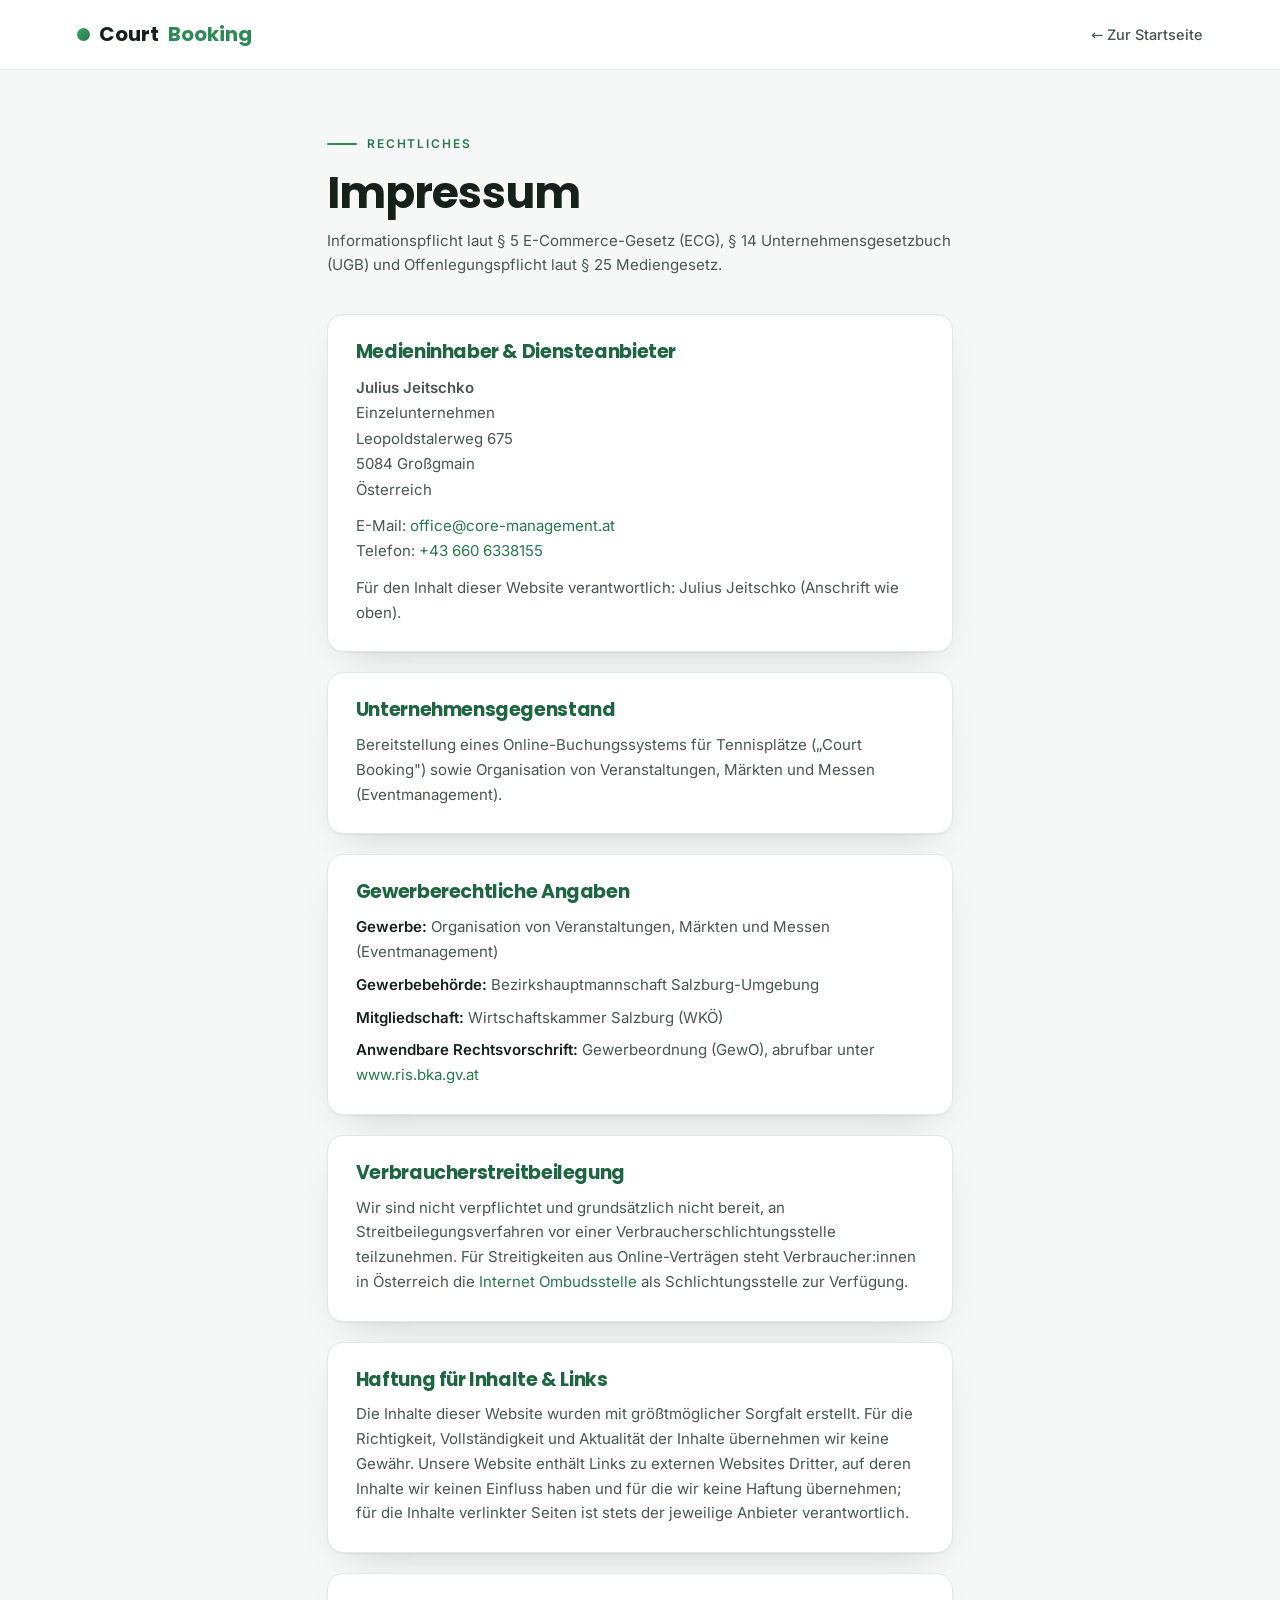
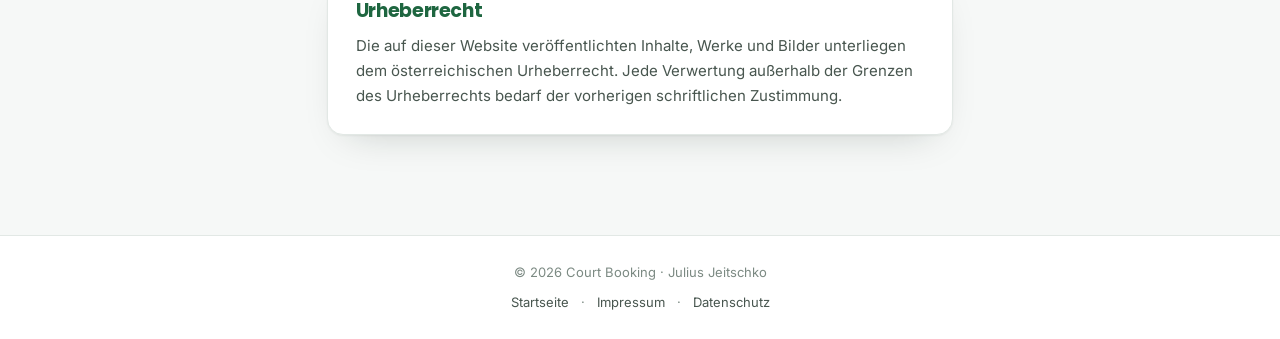
<file: impressum.html>
<!doctype html>
<html lang="de">
<head>
<meta charset="utf-8">
<meta name="viewport" content="width=device-width, initial-scale=1">
<title>Impressum – Court Booking</title>
<meta name="description" content="Impressum und Offenlegung für das Tennisplatz-Buchungssystem Court Booking.">
<meta name="robots" content="index,follow">
<link rel="stylesheet" href="assets/fonts.css">
<style>
:root{
  --brand:#2E8B57; --brand-600:#26794b; --brand-700:#1e6640; --brand-50:#eaf6ef;
  --bg:#f6f8f7; --surface:#ffffff; --line:#e2e8e5; --line-strong:#cdd6d1;
  --ink:#17211c; --ink-soft:#48564f; --muted:#7c8a83;
  --radius:16px; --shadow:0 1px 2px rgba(16,32,24,.05),0 16px 40px -22px rgba(16,32,24,.25);
  --font:'Inter',system-ui,-apple-system,Segoe UI,Roboto,sans-serif;
  --display:'Poppins','Inter',sans-serif;
}
*{margin:0;padding:0;box-sizing:border-box}
body{background:var(--bg);color:var(--ink);font-family:var(--font);line-height:1.65;-webkit-font-smoothing:antialiased}
a{color:var(--brand-600);text-decoration:none}
a:hover{text-decoration:underline}
h1,h2,h3{font-family:var(--display);font-weight:700;line-height:1.15;letter-spacing:-.02em}
.nav{display:flex;align-items:center;gap:20px;padding:18px 6vw;border-bottom:1px solid var(--line);background:var(--surface)}
.nav .logo{font-family:var(--display);font-weight:700;font-size:20px;display:flex;align-items:center;gap:9px;color:var(--ink)}
.nav .logo .mark{width:13px;height:13px;border-radius:50%;background:linear-gradient(135deg,#3aa568,#26794b)}
.nav .back{margin-left:auto;font-size:14.5px;font-weight:500;color:var(--ink-soft)}
.wrap{max-width:780px;margin:0 auto;padding:56px 6vw 80px}
.eyebrow{display:inline-flex;align-items:center;gap:10px;color:var(--brand-600);font-size:12px;font-weight:600;letter-spacing:.16em;text-transform:uppercase;margin-bottom:14px}
.eyebrow::before{content:"";width:30px;height:2px;border-radius:2px;background:var(--brand)}
h1{font-size:clamp(30px,5vw,44px);margin-bottom:10px}
.lead{color:var(--ink-soft);font-size:15px;margin-bottom:36px}
.card{background:var(--surface);border:1px solid var(--line);border-radius:var(--radius);padding:26px 28px;box-shadow:var(--shadow);margin-bottom:20px}
h2{font-size:19px;color:var(--brand-700);margin-bottom:12px}
.card p{color:var(--ink-soft);font-size:15px;margin-bottom:8px}
.card p:last-child{margin-bottom:0}
.card strong{color:var(--ink)}
.addr{font-size:15.5px;color:var(--ink);line-height:1.7}
.addr b{font-weight:600}
footer{border-top:1px solid var(--line);background:var(--surface);padding:26px 6vw;color:var(--muted);font-size:13px;text-align:center}
footer a{color:var(--ink-soft);margin:0 8px}
</style>
</head>
<body>
<nav class="nav">
  <a class="logo" href="home.html"><span class="mark"></span> Court<span style="color:var(--brand)">Booking</span></a>
  <a class="back" href="home.html">← Zur Startseite</a>
</nav>

<div class="wrap">
  <span class="eyebrow">Rechtliches</span>
  <h1>Impressum</h1>
  <p class="lead">Informationspflicht laut § 5 E-Commerce-Gesetz (ECG), § 14 Unternehmensgesetzbuch (UGB) und Offenlegungspflicht laut § 25 Mediengesetz.</p>

  <div class="card">
    <h2>Medieninhaber &amp; Diensteanbieter</h2>
    <p class="addr">
      <b>Julius Jeitschko</b><br>
      Einzelunternehmen<br>
      Leopoldstalerweg 675<br>
      5084 Großgmain<br>
      Österreich
    </p>
    <p style="margin-top:12px">E-Mail: <a href="mailto:office@core-management.at">office@core-management.at</a><br>
      Telefon: <a href="tel:+436606338155">+43 660 6338155</a></p>
    <p style="margin-top:12px">Für den Inhalt dieser Website verantwortlich: Julius Jeitschko (Anschrift wie oben).</p>
  </div>

  <div class="card">
    <h2>Unternehmensgegenstand</h2>
    <p>Bereitstellung eines Online-Buchungssystems für Tennisplätze („Court Booking") sowie Organisation von Veranstaltungen, Märkten und Messen (Eventmanagement).</p>
  </div>

  <div class="card">
    <h2>Gewerberechtliche Angaben</h2>
    <p><strong>Gewerbe:</strong> Organisation von Veranstaltungen, Märkten und Messen (Eventmanagement)</p>
    <p><strong>Gewerbebehörde:</strong> Bezirkshauptmannschaft Salzburg-Umgebung</p>
    <p><strong>Mitgliedschaft:</strong> Wirtschaftskammer Salzburg (WKÖ)</p>
    <p><strong>Anwendbare Rechtsvorschrift:</strong> Gewerbeordnung (GewO), abrufbar unter <a href="https://www.ris.bka.gv.at" target="_blank" rel="noopener">www.ris.bka.gv.at</a></p>
  </div>

  <div class="card">
    <h2>Verbraucherstreitbeilegung</h2>
    <p>Wir sind nicht verpflichtet und grundsätzlich nicht bereit, an Streitbeilegungsverfahren vor einer Verbraucherschlichtungsstelle teilzunehmen. Für Streitigkeiten aus Online-Verträgen steht Verbraucher:innen in Österreich die <a href="https://www.ombudsstelle.at" target="_blank" rel="noopener">Internet Ombudsstelle</a> als Schlichtungsstelle zur Verfügung.</p>
  </div>

  <div class="card">
    <h2>Haftung für Inhalte &amp; Links</h2>
    <p>Die Inhalte dieser Website wurden mit größtmöglicher Sorgfalt erstellt. Für die Richtigkeit, Vollständigkeit und Aktualität der Inhalte übernehmen wir keine Gewähr. Unsere Website enthält Links zu externen Websites Dritter, auf deren Inhalte wir keinen Einfluss haben und für die wir keine Haftung übernehmen; für die Inhalte verlinkter Seiten ist stets der jeweilige Anbieter verantwortlich.</p>
  </div>

  <div class="card">
    <h2>Urheberrecht</h2>
    <p>Die auf dieser Website veröffentlichten Inhalte, Werke und Bilder unterliegen dem österreichischen Urheberrecht. Jede Verwertung außerhalb der Grenzen des Urheberrechts bedarf der vorherigen schriftlichen Zustimmung.</p>
  </div>
</div>

<footer>
  © <span id="yr"></span> Court Booking · Julius Jeitschko
  <div style="margin-top:8px">
    <a href="home.html">Startseite</a> · <a href="impressum.html">Impressum</a> · <a href="datenschutz.html">Datenschutz</a>
  </div>
</footer>
<script>document.getElementById('yr').textContent=new Date().getFullYear();</script>
</body>
</html>
</file>
<file: assets/fonts.css>
/* Lokal gehostete Schriftarten (Inter, Poppins) – DSGVO: kein Google-Server-Aufruf. */
/* cyrillic-ext */
@font-face {
  font-family: 'Inter';
  font-style: normal;
  font-weight: 400;
  font-display: swap;
  src: url(fonts/UcC73FwrK3iLTeHuS_nVMrMxCp50SjIa2JL7SUc.woff2) format('woff2');
  unicode-range: U+0460-052F, U+1C80-1C8A, U+20B4, U+2DE0-2DFF, U+A640-A69F, U+FE2E-FE2F;
}
/* cyrillic */
@font-face {
  font-family: 'Inter';
  font-style: normal;
  font-weight: 400;
  font-display: swap;
  src: url(fonts/UcC73FwrK3iLTeHuS_nVMrMxCp50SjIa0ZL7SUc.woff2) format('woff2');
  unicode-range: U+0301, U+0400-045F, U+0490-0491, U+04B0-04B1, U+2116;
}
/* greek-ext */
@font-face {
  font-family: 'Inter';
  font-style: normal;
  font-weight: 400;
  font-display: swap;
  src: url(fonts/UcC73FwrK3iLTeHuS_nVMrMxCp50SjIa2ZL7SUc.woff2) format('woff2');
  unicode-range: U+1F00-1FFF;
}
/* greek */
@font-face {
  font-family: 'Inter';
  font-style: normal;
  font-weight: 400;
  font-display: swap;
  src: url(fonts/UcC73FwrK3iLTeHuS_nVMrMxCp50SjIa1pL7SUc.woff2) format('woff2');
  unicode-range: U+0370-0377, U+037A-037F, U+0384-038A, U+038C, U+038E-03A1, U+03A3-03FF;
}
/* vietnamese */
@font-face {
  font-family: 'Inter';
  font-style: normal;
  font-weight: 400;
  font-display: swap;
  src: url(fonts/UcC73FwrK3iLTeHuS_nVMrMxCp50SjIa2pL7SUc.woff2) format('woff2');
  unicode-range: U+0102-0103, U+0110-0111, U+0128-0129, U+0168-0169, U+01A0-01A1, U+01AF-01B0, U+0300-0301, U+0303-0304, U+0308-0309, U+0323, U+0329, U+1EA0-1EF9, U+20AB;
}
/* latin-ext */
@font-face {
  font-family: 'Inter';
  font-style: normal;
  font-weight: 400;
  font-display: swap;
  src: url(fonts/UcC73FwrK3iLTeHuS_nVMrMxCp50SjIa25L7SUc.woff2) format('woff2');
  unicode-range: U+0100-02BA, U+02BD-02C5, U+02C7-02CC, U+02CE-02D7, U+02DD-02FF, U+0304, U+0308, U+0329, U+1D00-1DBF, U+1E00-1E9F, U+1EF2-1EFF, U+2020, U+20A0-20AB, U+20AD-20C0, U+2113, U+2C60-2C7F, U+A720-A7FF;
}
/* latin */
@font-face {
  font-family: 'Inter';
  font-style: normal;
  font-weight: 400;
  font-display: swap;
  src: url(fonts/UcC73FwrK3iLTeHuS_nVMrMxCp50SjIa1ZL7.woff2) format('woff2');
  unicode-range: U+0000-00FF, U+0131, U+0152-0153, U+02BB-02BC, U+02C6, U+02DA, U+02DC, U+0304, U+0308, U+0329, U+2000-206F, U+20AC, U+2122, U+2191, U+2193, U+2212, U+2215, U+FEFF, U+FFFD;
}
/* cyrillic-ext */
@font-face {
  font-family: 'Inter';
  font-style: normal;
  font-weight: 500;
  font-display: swap;
  src: url(fonts/UcC73FwrK3iLTeHuS_nVMrMxCp50SjIa2JL7SUc.woff2) format('woff2');
  unicode-range: U+0460-052F, U+1C80-1C8A, U+20B4, U+2DE0-2DFF, U+A640-A69F, U+FE2E-FE2F;
}
/* cyrillic */
@font-face {
  font-family: 'Inter';
  font-style: normal;
  font-weight: 500;
  font-display: swap;
  src: url(fonts/UcC73FwrK3iLTeHuS_nVMrMxCp50SjIa0ZL7SUc.woff2) format('woff2');
  unicode-range: U+0301, U+0400-045F, U+0490-0491, U+04B0-04B1, U+2116;
}
/* greek-ext */
@font-face {
  font-family: 'Inter';
  font-style: normal;
  font-weight: 500;
  font-display: swap;
  src: url(fonts/UcC73FwrK3iLTeHuS_nVMrMxCp50SjIa2ZL7SUc.woff2) format('woff2');
  unicode-range: U+1F00-1FFF;
}
/* greek */
@font-face {
  font-family: 'Inter';
  font-style: normal;
  font-weight: 500;
  font-display: swap;
  src: url(fonts/UcC73FwrK3iLTeHuS_nVMrMxCp50SjIa1pL7SUc.woff2) format('woff2');
  unicode-range: U+0370-0377, U+037A-037F, U+0384-038A, U+038C, U+038E-03A1, U+03A3-03FF;
}
/* vietnamese */
@font-face {
  font-family: 'Inter';
  font-style: normal;
  font-weight: 500;
  font-display: swap;
  src: url(fonts/UcC73FwrK3iLTeHuS_nVMrMxCp50SjIa2pL7SUc.woff2) format('woff2');
  unicode-range: U+0102-0103, U+0110-0111, U+0128-0129, U+0168-0169, U+01A0-01A1, U+01AF-01B0, U+0300-0301, U+0303-0304, U+0308-0309, U+0323, U+0329, U+1EA0-1EF9, U+20AB;
}
/* latin-ext */
@font-face {
  font-family: 'Inter';
  font-style: normal;
  font-weight: 500;
  font-display: swap;
  src: url(fonts/UcC73FwrK3iLTeHuS_nVMrMxCp50SjIa25L7SUc.woff2) format('woff2');
  unicode-range: U+0100-02BA, U+02BD-02C5, U+02C7-02CC, U+02CE-02D7, U+02DD-02FF, U+0304, U+0308, U+0329, U+1D00-1DBF, U+1E00-1E9F, U+1EF2-1EFF, U+2020, U+20A0-20AB, U+20AD-20C0, U+2113, U+2C60-2C7F, U+A720-A7FF;
}
/* latin */
@font-face {
  font-family: 'Inter';
  font-style: normal;
  font-weight: 500;
  font-display: swap;
  src: url(fonts/UcC73FwrK3iLTeHuS_nVMrMxCp50SjIa1ZL7.woff2) format('woff2');
  unicode-range: U+0000-00FF, U+0131, U+0152-0153, U+02BB-02BC, U+02C6, U+02DA, U+02DC, U+0304, U+0308, U+0329, U+2000-206F, U+20AC, U+2122, U+2191, U+2193, U+2212, U+2215, U+FEFF, U+FFFD;
}
/* cyrillic-ext */
@font-face {
  font-family: 'Inter';
  font-style: normal;
  font-weight: 600;
  font-display: swap;
  src: url(fonts/UcC73FwrK3iLTeHuS_nVMrMxCp50SjIa2JL7SUc.woff2) format('woff2');
  unicode-range: U+0460-052F, U+1C80-1C8A, U+20B4, U+2DE0-2DFF, U+A640-A69F, U+FE2E-FE2F;
}
/* cyrillic */
@font-face {
  font-family: 'Inter';
  font-style: normal;
  font-weight: 600;
  font-display: swap;
  src: url(fonts/UcC73FwrK3iLTeHuS_nVMrMxCp50SjIa0ZL7SUc.woff2) format('woff2');
  unicode-range: U+0301, U+0400-045F, U+0490-0491, U+04B0-04B1, U+2116;
}
/* greek-ext */
@font-face {
  font-family: 'Inter';
  font-style: normal;
  font-weight: 600;
  font-display: swap;
  src: url(fonts/UcC73FwrK3iLTeHuS_nVMrMxCp50SjIa2ZL7SUc.woff2) format('woff2');
  unicode-range: U+1F00-1FFF;
}
/* greek */
@font-face {
  font-family: 'Inter';
  font-style: normal;
  font-weight: 600;
  font-display: swap;
  src: url(fonts/UcC73FwrK3iLTeHuS_nVMrMxCp50SjIa1pL7SUc.woff2) format('woff2');
  unicode-range: U+0370-0377, U+037A-037F, U+0384-038A, U+038C, U+038E-03A1, U+03A3-03FF;
}
/* vietnamese */
@font-face {
  font-family: 'Inter';
  font-style: normal;
  font-weight: 600;
  font-display: swap;
  src: url(fonts/UcC73FwrK3iLTeHuS_nVMrMxCp50SjIa2pL7SUc.woff2) format('woff2');
  unicode-range: U+0102-0103, U+0110-0111, U+0128-0129, U+0168-0169, U+01A0-01A1, U+01AF-01B0, U+0300-0301, U+0303-0304, U+0308-0309, U+0323, U+0329, U+1EA0-1EF9, U+20AB;
}
/* latin-ext */
@font-face {
  font-family: 'Inter';
  font-style: normal;
  font-weight: 600;
  font-display: swap;
  src: url(fonts/UcC73FwrK3iLTeHuS_nVMrMxCp50SjIa25L7SUc.woff2) format('woff2');
  unicode-range: U+0100-02BA, U+02BD-02C5, U+02C7-02CC, U+02CE-02D7, U+02DD-02FF, U+0304, U+0308, U+0329, U+1D00-1DBF, U+1E00-1E9F, U+1EF2-1EFF, U+2020, U+20A0-20AB, U+20AD-20C0, U+2113, U+2C60-2C7F, U+A720-A7FF;
}
/* latin */
@font-face {
  font-family: 'Inter';
  font-style: normal;
  font-weight: 600;
  font-display: swap;
  src: url(fonts/UcC73FwrK3iLTeHuS_nVMrMxCp50SjIa1ZL7.woff2) format('woff2');
  unicode-range: U+0000-00FF, U+0131, U+0152-0153, U+02BB-02BC, U+02C6, U+02DA, U+02DC, U+0304, U+0308, U+0329, U+2000-206F, U+20AC, U+2122, U+2191, U+2193, U+2212, U+2215, U+FEFF, U+FFFD;
}
/* devanagari */
@font-face {
  font-family: 'Poppins';
  font-style: normal;
  font-weight: 600;
  font-display: swap;
  src: url(fonts/pxiByp8kv8JHgFVrLEj6Z11lFc-K.woff2) format('woff2');
  unicode-range: U+0900-097F, U+1CD0-1CF9, U+200C-200D, U+20A8, U+20B9, U+20F0, U+25CC, U+A830-A839, U+A8E0-A8FF, U+11B00-11B09;
}
/* latin-ext */
@font-face {
  font-family: 'Poppins';
  font-style: normal;
  font-weight: 600;
  font-display: swap;
  src: url(fonts/pxiByp8kv8JHgFVrLEj6Z1JlFc-K.woff2) format('woff2');
  unicode-range: U+0100-02BA, U+02BD-02C5, U+02C7-02CC, U+02CE-02D7, U+02DD-02FF, U+0304, U+0308, U+0329, U+1D00-1DBF, U+1E00-1E9F, U+1EF2-1EFF, U+2020, U+20A0-20AB, U+20AD-20C0, U+2113, U+2C60-2C7F, U+A720-A7FF;
}
/* latin */
@font-face {
  font-family: 'Poppins';
  font-style: normal;
  font-weight: 600;
  font-display: swap;
  src: url(fonts/pxiByp8kv8JHgFVrLEj6Z1xlFQ.woff2) format('woff2');
  unicode-range: U+0000-00FF, U+0131, U+0152-0153, U+02BB-02BC, U+02C6, U+02DA, U+02DC, U+0304, U+0308, U+0329, U+2000-206F, U+20AC, U+2122, U+2191, U+2193, U+2212, U+2215, U+FEFF, U+FFFD;
}
/* devanagari */
@font-face {
  font-family: 'Poppins';
  font-style: normal;
  font-weight: 700;
  font-display: swap;
  src: url(fonts/pxiByp8kv8JHgFVrLCz7Z11lFc-K.woff2) format('woff2');
  unicode-range: U+0900-097F, U+1CD0-1CF9, U+200C-200D, U+20A8, U+20B9, U+20F0, U+25CC, U+A830-A839, U+A8E0-A8FF, U+11B00-11B09;
}
/* latin-ext */
@font-face {
  font-family: 'Poppins';
  font-style: normal;
  font-weight: 700;
  font-display: swap;
  src: url(fonts/pxiByp8kv8JHgFVrLCz7Z1JlFc-K.woff2) format('woff2');
  unicode-range: U+0100-02BA, U+02BD-02C5, U+02C7-02CC, U+02CE-02D7, U+02DD-02FF, U+0304, U+0308, U+0329, U+1D00-1DBF, U+1E00-1E9F, U+1EF2-1EFF, U+2020, U+20A0-20AB, U+20AD-20C0, U+2113, U+2C60-2C7F, U+A720-A7FF;
}
/* latin */
@font-face {
  font-family: 'Poppins';
  font-style: normal;
  font-weight: 700;
  font-display: swap;
  src: url(fonts/pxiByp8kv8JHgFVrLCz7Z1xlFQ.woff2) format('woff2');
  unicode-range: U+0000-00FF, U+0131, U+0152-0153, U+02BB-02BC, U+02C6, U+02DA, U+02DC, U+0304, U+0308, U+0329, U+2000-206F, U+20AC, U+2122, U+2191, U+2193, U+2212, U+2215, U+FEFF, U+FFFD;
}
</file>
